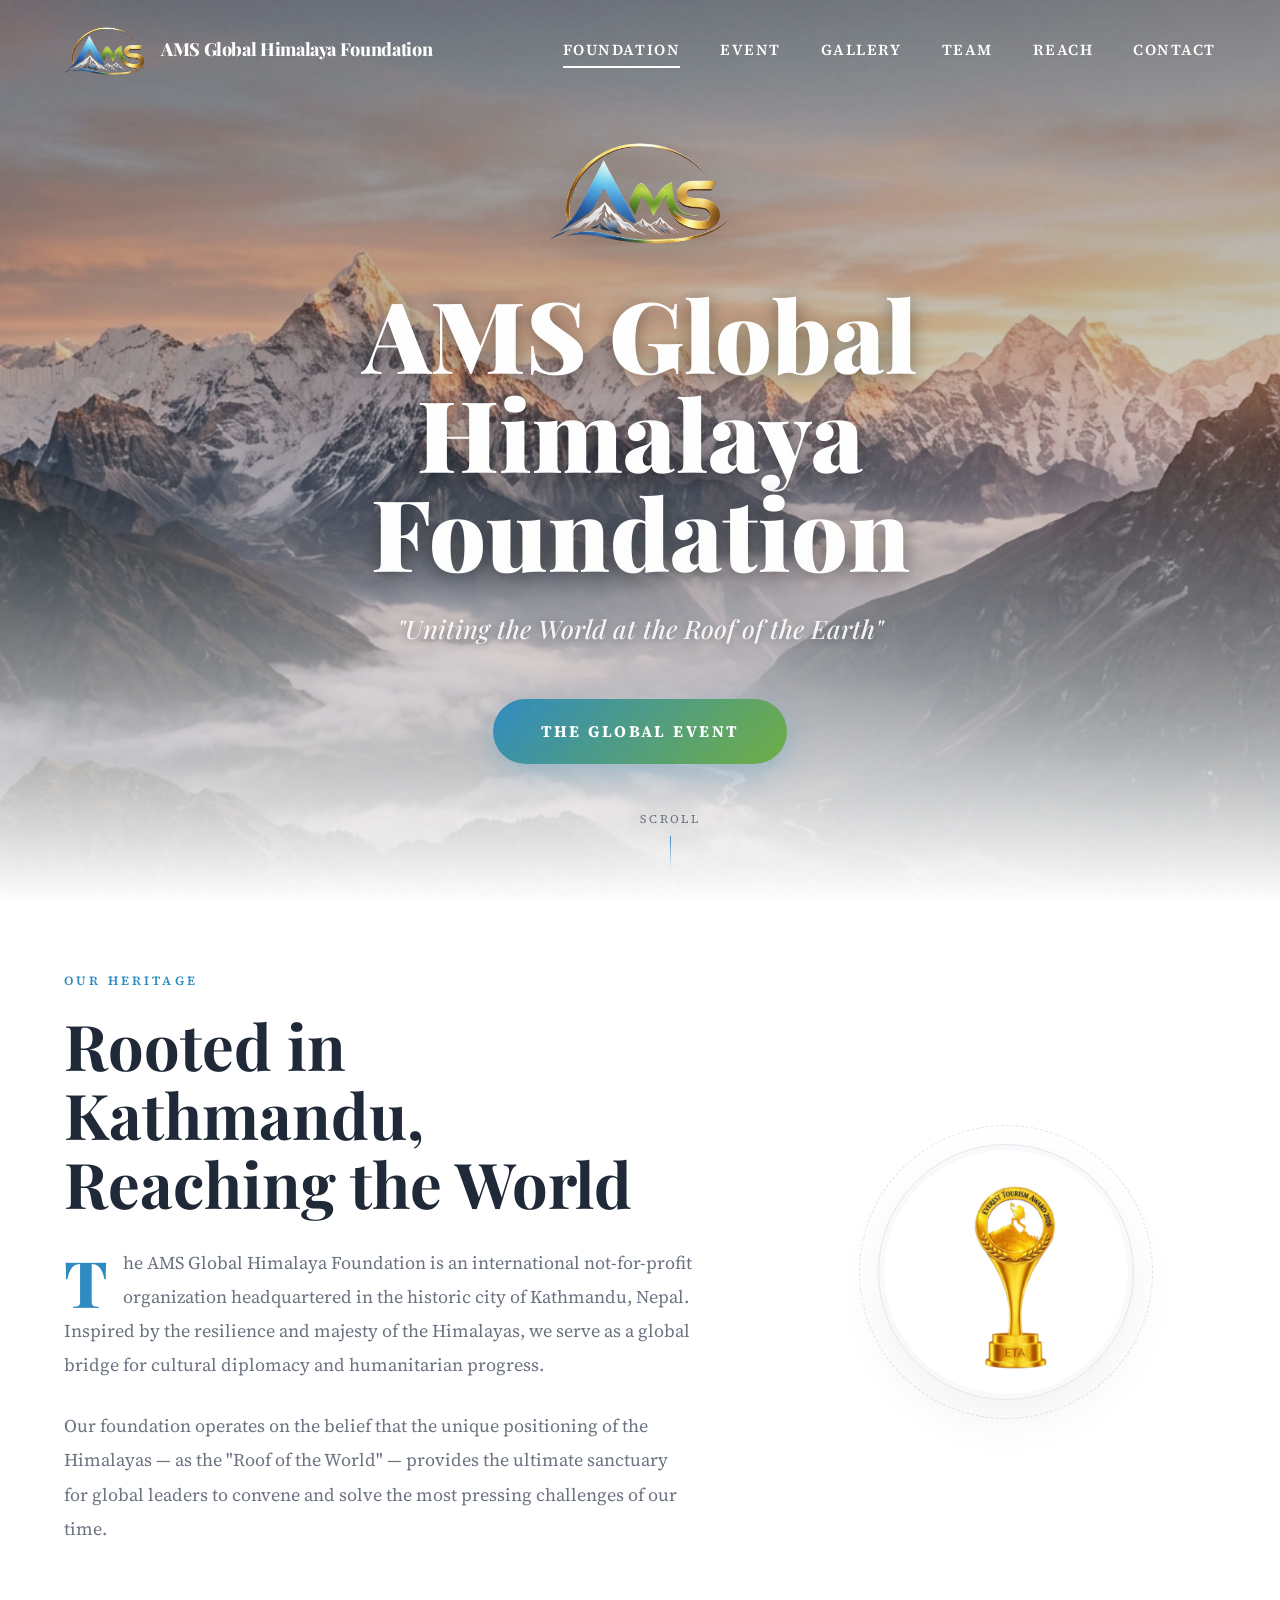
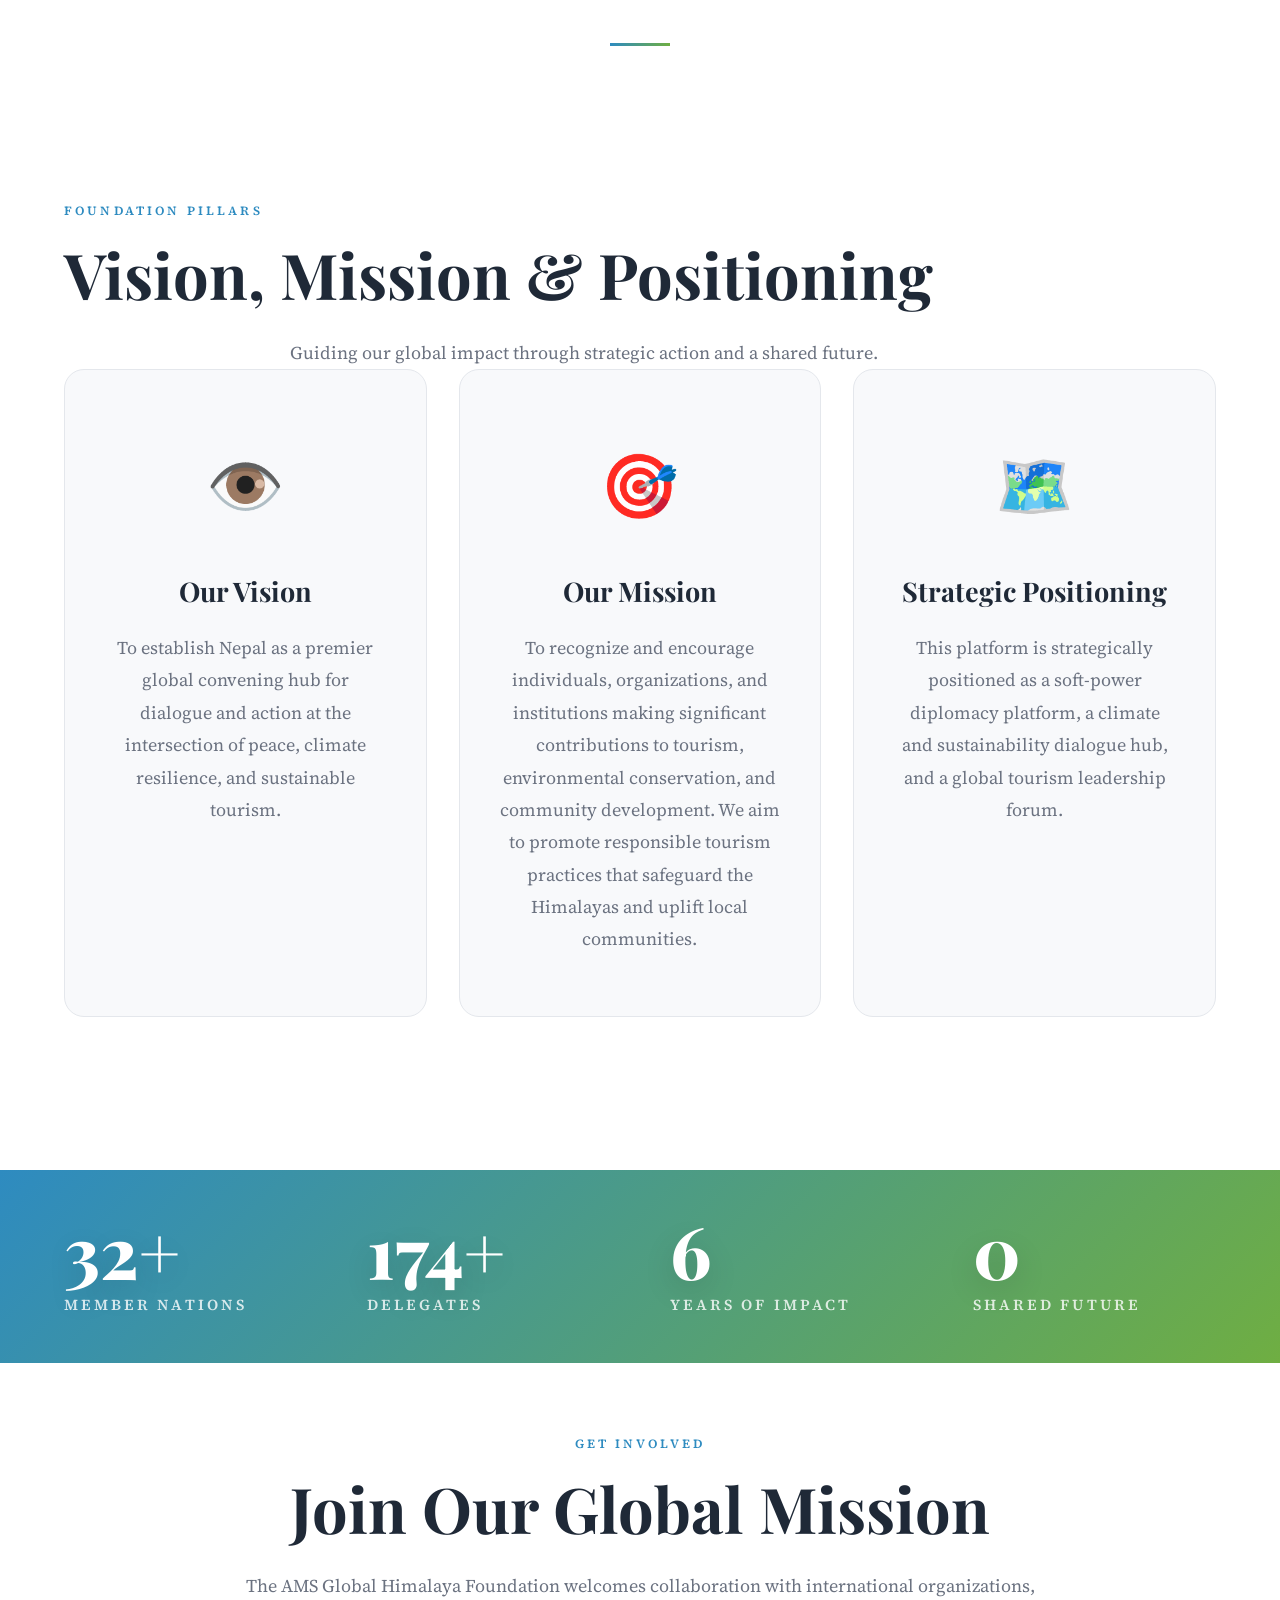
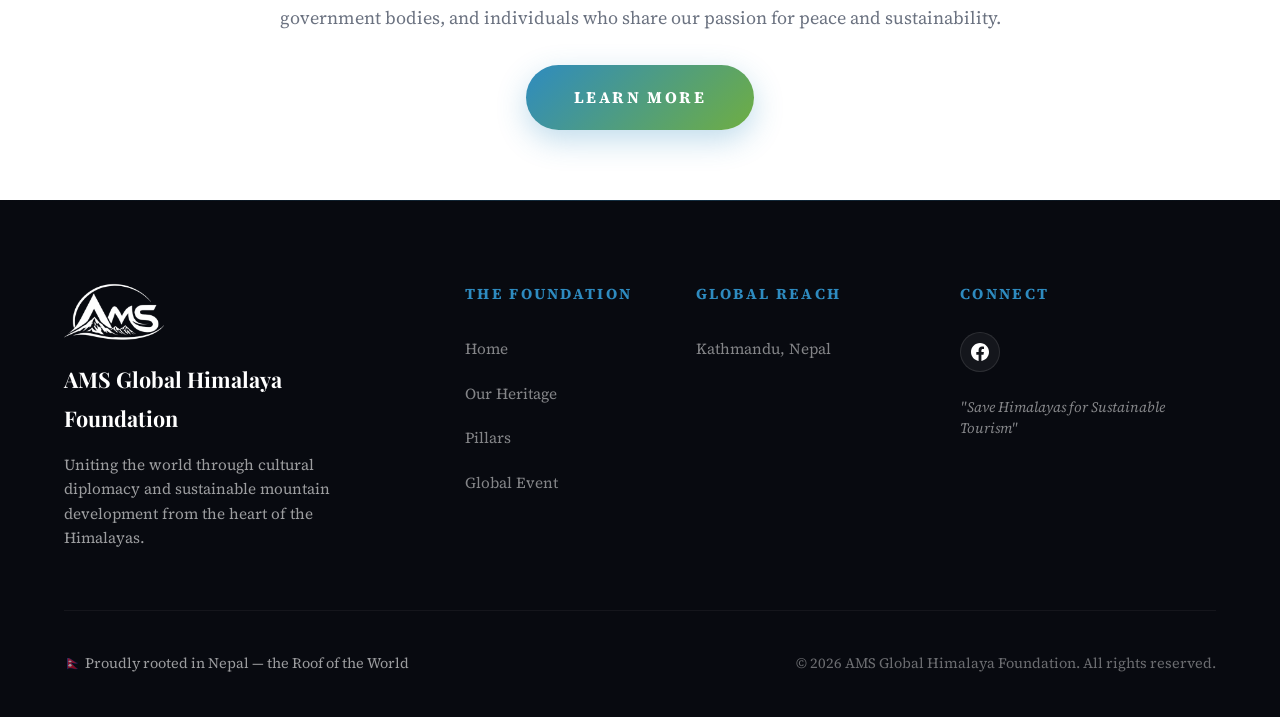
<file: index.html>
<!DOCTYPE html>
<html lang="en">

<head>
  <meta charset="UTF-8">
  <meta name="viewport" content="width=device-width, initial-scale=1.0">
  <title>AMS Global Himalaya Foundation — Official Website</title>
  <meta name="description"
    content="AMS Global Himalaya Foundation — a prestigious international not-for-profit headquartered in Nepal, dedicated to global peace dialogue and cross-cultural collaboration.">
  <link rel="stylesheet" href="styles.css">
</head>

<body>

  <div class="grain"></div>
  <nav class="nav" id="nav">
    <div class="container">
      <div class="nav-logo"><img src="images/logo.png" alt="AMS Global Himalaya Foundation"><span
          class="nav-logo-text">AMS Global Himalaya Foundation</span></div>
      <ul class="nav-links" id="nav-links">
        <li><a href="index.html" class="active">Foundation</a></li>
        <li><a href="event.html">Event</a></li>
        <li><a href="gallery.html">Gallery</a></li>
        <li><a href="team.html">Team</a></li>
        <li><a href="#stats">Reach</a></li>
        <li><a href="#contact">Contact</a></li>
      </ul>
      <button class="nav-toggle" id="nav-toggle" aria-label="Menu"><span></span><span></span><span></span></button>
    </div>
  </nav>

  <section class="hero" id="hero">
    <div class="hero-content">
      <img src="images/logo.png" alt="AMS Global Himalaya Foundation" class="hero-logo">
      <h1>AMS Global Himalaya Foundation</h1>
      <p class="tagline">"Uniting the World at the Roof of the Earth"</p>
      <div class="hero-btns">
        <a href="event.html" class="hero-cta secondary">The Global Event</a>
      </div>
    </div>
    <div class="hero-scroll"><span>Scroll</span>
      <div class="scroll-line"></div>
    </div>
  </section>

  <section class="about" id="heritage">
    <div class="container">
      <div class="about-grid">
        <div class="about-text reveal">
          <div class="section-label">Our Heritage</div>
          <h2 class="section-title">Rooted in Kathmandu, Reaching the World</h2>
          <p>The AMS Global Himalaya Foundation is an international not-for-profit organization headquartered in the
            historic city of Kathmandu, Nepal. Inspired by the resilience and majesty of the Himalayas, we serve as a
            global bridge for cultural diplomacy and humanitarian progress.</p>
          <p>Our foundation operates on the belief that the unique positioning of the Himalayas — as the "Roof of the
            World" — provides the ultimate sanctuary for global leaders to convene and solve the most pressing
            challenges of our time.</p>
        </div>
       <div class="about-visual reveal reveal-delay-2">
          <div class="about-emblem">
            <div class="emblem-inner">
              <div class="mountain-icon"><img src="images/everest-tourism-award-2026.png" alt="Everest Award 2026"></div>
            </div>
          </div>
        </div>
      </div>
    </div>
  </section>

  <div class="container">
    <div class="divider"></div>
  </div>

  <section class="mission" id="initiatives">
    <div class="container">
      <div class="mission-header reveal">
        <div class="section-label">Foundation Pillars</div>
        <h2 class="section-title">Vision, Mission & Positioning</h2>
        <p class="section-subtitle" style="margin:0 auto">Guiding our global impact through strategic action and a
          shared future.</p>
      </div>
      <div class="mission-grid">
        <div class="mission-card reveal">
          <span class="mission-icon">👁️</span>
          <h3>Our Vision</h3>
          <p>To establish Nepal as a premier global convening hub for dialogue and action at the intersection of peace,
            climate resilience, and sustainable tourism.</p>
        </div>
        <div class="mission-card reveal reveal-delay-1">
          <span class="mission-icon">🎯</span>
          <h3>Our Mission</h3>
          <p>To recognize and encourage individuals, organizations, and institutions making significant contributions to
            tourism, environmental conservation, and community development. We aim to promote responsible tourism
            practices that safeguard the Himalayas and uplift local communities.</p>
        </div>
        <div class="mission-card reveal reveal-delay-2">
          <span class="mission-icon">🗺️</span>
          <h3>Strategic Positioning</h3>
          <p>This platform is strategically positioned as a soft-power diplomacy platform, a climate and sustainability
            dialogue hub, and a global tourism leadership forum.</p>
        </div>
      </div>
    </div>
  </section>

  <section class="stats" id="stats">
    <div class="container">
      <div class="stats-grid">
        <div class="stat-item reveal">
          <div class="stat-number" data-count="55+" data-suffix="+">0</div>
          <div class="stat-label">Member Nations</div>
        </div>
        <div class="stat-item reveal reveal-delay-1">
          <div class="stat-number" data-count="300+" data-suffix="+">0</div>
          <div class="stat-label">Delegates</div>
        </div>
        <div class="stat-item reveal reveal-delay-2">
          <div class="stat-number" data-count="12" data-suffix="">0</div>
          <div class="stat-label">Years of Impact</div>
        </div>
        <div class="stat-item reveal reveal-delay-3">
          <div class="stat-number" data-count="1" data-suffix="">0</div>
          <div class="stat-label">Shared Future</div>
        </div>
      </div>
    </div>
  </section>

  <section class="about" id="contact">
    <div class="container" style="text-align: center; max-width: 800px; margin: 0 auto;">
      <div class="reveal">
        <div class="section-label">Get Involved</div>
        <h2 class="section-title">Join Our Global Mission</h2>
        <p>The AMS Global Himalaya Foundation welcomes collaboration with international organizations, government
          bodies, and individuals who share our passion for peace and sustainability.</p>
        <a href="#initiatives" class="hero-cta" style="margin-top: 30px;">Learn More</a>
      </div>
    </div>
  </section>

  <footer class="footer">
    <div class="container">
      <div class="footer-grid">
        <div class="footer-brand">
          <img src="images/logo.png" alt="AMS" class="footer-logo-img">
          <div class="footer-name">AMS Global Himalaya Foundation</div>
          <p class="footer-about">Uniting the world through cultural diplomacy and sustainable mountain development from
            the heart of the Himalayas.</p>
        </div>
        <div class="footer-links">
          <h4>The Foundation</h4>
          <ul>
            <li><a href="#hero">Home</a></li>
            <li><a href="#heritage">Our Heritage</a></li>
            <li><a href="#initiatives">Pillars</a></li>
            <li><a href="event.html">Global Event</a></li>
          </ul>
        </div>
        <div class="footer-links">
          <h4>Global Reach</h4>
          <ul>
            <li><a href="#">Kathmandu, Nepal</a></li>
          </ul>
        </div>
        <div class="footer-contact">
          <h4>Connect</h4>
          <div class="footer-social">
            <a href="https://www.facebook.com/profile.php?id=100089523623571" aria-label="Facebook"><svg width="18"
                height="18" viewBox="0 0 24 24" fill="currentColor">
                <path
                  d="M24 12.073c0-6.627-5.373-12-12-12s-12 5.373-12 12c0 5.99 4.388 10.954 10.125 11.854v-8.385H7.078v-3.47h3.047V9.43c0-3.007 1.792-4.669 4.533-4.669 1.312 0 2.686.235 2.686.235v2.953H15.83c-1.491 0-1.956.925-1.956 1.874v2.25h3.328l-.532 3.47h-2.796v8.385C19.612 23.027 24 18.062 24 12.073z" />
              </svg></a>

          </div>
          <p class="footer-tagline">"Save Himalayas for Sustainable Tourism"</p>
        </div>
      </div>
      <div class="footer-bottom-bar">
        <div class="footer-nepal">🇳🇵 Proudly rooted in Nepal — the Roof of the World</div>
        <div class="footer-copyright">&copy; 2026 AMS Global Himalaya Foundation. All rights reserved.</div>
      </div>
    </div>
  </footer>

  <script src="script.js"></script>
</body>

</html>
</file>
<file: styles.css>
/* ============================================
   AMS Global Himalaya Foundation — Minimal White
   Theme: Blue mountain, green, gold from logo
   ============================================ */

@import url('https://fonts.googleapis.com/css2?family=Playfair+Display:ital,wght@0,400;0,500;0,600;0,700;0,800;1,400&family=Source+Serif+4:ital,opsz,wght@0,8..60,300;0,8..60,400;0,8..60,500;0,8..60,600;1,8..60,400&display=swap');

:root {
  --white:        #ffffff;
  --off-white:    #f8f9fb;
  --snow:         #f0f2f5;
  --fog:          #e4e7ec;
  --slate:        #6b7280;
  --charcoal:     #1f2937;
  --black:        #111827;

  --blue:         #2e8bc0;
  --blue-light:   #e8f4fc;
  --blue-pale:    #f0f8ff;
  --green:        #6fae42;
  --green-light:  #f0f8ec;
  --gold:         #c9a44a;
  --gold-light:   #faf6eb;

  --font-display: 'Playfair Display', Georgia, serif;
  --font-body:    'Source Serif 4', 'Palatino', serif;

  --section-pad: clamp(80px, 12vw, 160px);
  --content-max: 1280px;
  --ease: cubic-bezier(0.22, 1, 0.36, 1);
  --glass: rgba(255, 255, 255, 0.7);
  --glass-border: rgba(255, 255, 255, 0.3);
}

*, *::before, *::after { box-sizing: border-box; margin: 0; padding: 0; }

html {
  scroll-behavior: smooth;
  font-size: clamp(14px, 1vw + 10px, 18px);
  -webkit-font-smoothing: antialiased;
}

body {
  font-family: var(--font-body);
  font-weight: 400;
  line-height: 1.8;
  color: var(--slate);
  background: var(--white);
  overflow-x: hidden;
}

/* Grain Overlay */
.grain {
  position: fixed;
  top: 0;
  left: 0;
  width: 100%;
  height: 100%;
  pointer-events: none;
  z-index: 9999;
  opacity: 0.04;
  background-image: url("data:image/svg+xml,%3Csvg viewBox='0 0 200 200' xmlns='http://www.w3.org/2000/svg'%3E%3Cfilter id='noiseFilter'%3E%3CfeTurbulence type='fractalNoise' baseFrequency='0.65' numOctaves='3' stitchTiles='stitch'/%3E%3C/filter%3E%3Crect width='100%25' height='100%25' filter='url(%23noiseFilter)'/%3E%3C/svg%3E");
}

img { max-width: 100%; display: block; }
a { color: var(--blue); text-decoration: none; transition: color 0.3s; }
a:hover { color: var(--green); }

.container {
  width: 90%;
  max-width: var(--content-max);
  margin: 0 auto;
}

/* ---------- Reveal ---------- */
.reveal {
  opacity: 0;
  transform: translateY(40px);
  transition: opacity 0.8s var(--ease), transform 0.8s var(--ease);
}
.reveal.visible { opacity: 1; transform: translateY(0); }
.reveal-delay-1 { transition-delay: 0.15s; }
.reveal-delay-2 { transition-delay: 0.3s; }
.reveal-delay-3 { transition-delay: 0.45s; }

/* ---------- Section styling ---------- */
.section-label {
  font-family: var(--font-body);
  font-size: clamp(0.7rem, 0.8vw, 0.9rem);
  font-weight: 600;
  letter-spacing: 0.25em;
  text-transform: uppercase;
  color: var(--blue);
  margin-bottom: 1rem;
}
.section-title {
  font-family: var(--font-display);
  font-size: clamp(2rem, 5vw, 3.5rem);
  font-weight: 700;
  color: var(--charcoal);
  line-height: 1.1;
  margin-bottom: 1.5rem;
}
.section-subtitle {
  font-size: clamp(1rem, 1.2vw, 1.2rem);
  color: var(--slate);
  max-width: 700px;
  line-height: 1.8;
}
.divider {
  width: 60px;
  height: 3px;
  background: linear-gradient(90deg, var(--blue), var(--green));
  margin: 0 auto;
}

/* ============================================
   NAVIGATION
   ============================================ */
.nav {
  position: fixed;
  top: 0;
  left: 0;
  width: 100%;
  z-index: 1000;
  padding: 24px 0;
  background: rgba(255, 255, 255, 0);
  transition: all 0.5s var(--ease);
}
.nav.scrolled {
  background: var(--glass);
  backdrop-filter: blur(15px);
  -webkit-backdrop-filter: blur(15px);
  box-shadow: 0 4px 30px rgba(0, 0, 0, 0.05);
  border-bottom: 1px solid var(--glass-border);
  padding: 12px 0;
}
.nav.scrolled .nav-logo-text,
.nav.scrolled .nav-links a {
  color: var(--charcoal);
}
.nav.scrolled .nav-toggle span {
  background: var(--charcoal);
}
.nav.scrolled .nav-links a.active {
  color: var(--blue);
}
.nav.scrolled .nav-links a::after {
  background: var(--blue);
}
.nav .container {
  display: flex;
  justify-content: space-between;
  align-items: center;
}
.nav-logo {
  display: flex;
  align-items: center;
  gap: 12px;
}
.nav-logo img {
  height: clamp(40px, 4vw, 52px);
  width: auto;
}
.nav-logo-text {
  font-family: var(--font-display);
  font-size: clamp(1rem, 1.2vw, 1.3rem);
  font-weight: 800;
  color: #ffffff; /* White by default */
  letter-spacing: -0.02em;
  transition: color 0.3s var(--ease);
}
.nav-links {
  display: flex;
  list-style: none;
  gap: 40px;
}
.nav-links a {
  font-family: var(--font-body);
  font-size: 0.85rem;
  font-weight: 600;
  color: #ffffff; /* White by default */
  letter-spacing: 0.1em;
  text-transform: uppercase;
  position: relative;
  padding: 8px 0;
  transition: all 0.3s var(--ease);
}
.nav-links a::after {
  content: '';
  position: absolute;
  bottom: 0;
  left: 0;
  width: 0;
  height: 2px;
  background: #ffffff; /* White underline by default */
  transition: width 0.4s var(--ease);
}
.nav-links a:hover::after,
.nav-links a.active::after {
  width: 100%;
}
.nav-links a.active {
  color: #ffffff;
}
.nav-links a:hover {
  color: rgba(255, 255, 255, 0.8);
}

.nav-toggle {
  display: none;
  flex-direction: column;
  gap: 6px;
  cursor: pointer;
  background: none;
  border: none;
  padding: 8px;
}
.nav-toggle span {
  width: 28px;
  height: 2px;
  background: #ffffff; /* White by default */
  transition: 0.3s;
}

/* ============================================
   HERO — Liquid & Immersive
   ============================================ */
.hero {
  min-height: 100vh;
  display: flex;
  align-items: center;
  justify-content: center;
  text-align: center;
  position: relative;
  background: #0a0a0a;
  overflow: hidden;
}
/* Immersive Background */
.hero::before {
  content: '';
  position: absolute;
  inset: 0;
  background: url('images/hero-bg.png') no-repeat center center;
  background-size: cover;
  opacity: 0.85;
  z-index: 0;
  transform: scale(1.1);
  animation: heroZoom 20s infinite alternate ease-in-out;
}
.hero::after {
  content: '';
  position: absolute;
  inset: 0;
  background: linear-gradient(to bottom, rgba(0,0,0,0.3) 0%, rgba(255,255,255,0) 50%, var(--white) 100%);
  z-index: 1;
}

.hero-content {
  position: relative;
  z-index: 10;
  max-width: 900px;
  padding: 0 5%;
}
.hero-logo {
  width: clamp(120px, 15vw, 180px);
  margin: 0 auto 40px;
  filter: drop-shadow(0 10px 20px rgba(0,0,0,0.2));
  opacity: 0;
  animation: fadeUp 1s 0.2s var(--ease) forwards;
}
.hero-content h1 {
  font-family: var(--font-display);
  font-size: clamp(2.5rem, 8vw, 5.5rem);
  font-weight: 900;
  color: var(--white);
  text-shadow: 0 4px 20px rgba(0,0,0,0.4);
  line-height: 1;
  margin-bottom: 24px;
  opacity: 0;
  animation: fadeUp 1s 0.4s var(--ease) forwards;
}
.hero-content .tagline {
  font-family: var(--font-display);
  font-size: clamp(1.1rem, 2vw, 1.8rem);
  font-weight: 500;
  font-style: italic;
  color: rgba(255,255,255,0.9);
  text-shadow: 0 2px 10px rgba(0,0,0,0.3);
  margin-bottom: 48px;
  opacity: 0;
  animation: fadeUp 1s 0.6s var(--ease) forwards;
}
.hero-cta {
  display: inline-flex;
  align-items: center;
  gap: 12px;
  padding: 18px 48px;
  font-family: var(--font-body);
  font-size: 0.9rem;
  font-weight: 700;
  letter-spacing: 0.15em;
  text-transform: uppercase;
  color: var(--white);
  background: linear-gradient(135deg, var(--blue), var(--green));
  border: none;
  border-radius: 60px;
  cursor: pointer;
  box-shadow: 0 10px 30px rgba(46,139,192,0.3);
  transition: all 0.4s var(--ease);
  opacity: 0;
  animation: fadeUp 1s 0.8s var(--ease) forwards;
}
.hero-cta:hover {
  transform: translateY(-5px) scale(1.02);
  box-shadow: 0 15px 40px rgba(46,139,192,0.4);
  color: var(--white);
}
.hero-cta svg { width: 14px; height: 14px; }

.hero-scroll {
  position: absolute;
  bottom: 32px;
  left: 50%;
  transform: translateX(-50%);
  z-index: 2;
  display: flex;
  flex-direction: column;
  align-items: center;
  gap: 6px;
  opacity: 0;
  animation: fadeUp 0.8s 1.1s var(--ease) forwards;
}
.hero-scroll span {
  font-size: 0.65rem;
  letter-spacing: 0.2em;
  text-transform: uppercase;
  color: var(--slate);
}
.hero-scroll .scroll-line {
  width: 1px;
  height: 32px;
  background: linear-gradient(to bottom, var(--blue), transparent);
  animation: scrollPulse 2s ease-in-out infinite;
}

/* ============================================
   ABOUT
   ============================================ */
.about {
  margin-bottom: 70px;
margin-top: 70px;
 /*  padding: var(--section-pad) 0; */
  background: var(--white);
  position: relative;
}
.about-grid {
  display: grid;
  grid-template-columns: 1.2fr 0.8fr;
  gap: clamp(40px, 8vw, 100px);
  align-items: center;
}
.about-text p {
  font-size: clamp(1rem, 1.1vw, 1.15rem);
  line-height: 1.9;
  color: var(--slate);
  margin-bottom: 1.5rem;
}
.about-text p:first-of-type::first-letter {
  font-family: var(--font-display);
  font-size: clamp(3rem, 5vw, 4.5rem);
  font-weight: 800;
  float: left;
  line-height: 0.8;
  margin-right: 15px;
  margin-top: 10px;
  color: var(--blue);
}
.about-visual {
  display: flex;
  justify-content: center;
  align-items: center;
}
.about-emblem {
  width: clamp(240px, 20vw, 320px);
  height: clamp(240px, 20vw, 320px);
  border-radius: 50%;
  border: 1px solid var(--fog);
  display: flex;
  align-items: center;
  justify-content: center;
  position: relative;
  background: var(--off-white);
  box-shadow: 0 20px 50px rgba(0,0,0,0.05);
}
.about-emblem::before {
  content: '';
  position: absolute;
  inset: -20px;
  border-radius: 50%;
  border: 1px dashed var(--blue);
  opacity: 0.2;
  animation: rotateRing 40s linear infinite;
}
.emblem-inner { 
  display: flex;
  flex-direction: column;
  align-items: center;
  justify-content: center;
  height: 100%;
  text-align: center; 
}
.emblem-inner .mountain-icon { 
  width: 100%;
  height: 100%;
  display: flex;
  align-items: center;
  justify-content: center;
  padding: 5px; /* Requested padding */
  margin-bottom: 0; 
}
.emblem-inner .mountain-icon img {
  max-width: 100%;
  max-height: 100%;
  object-fit: contain;
  border-radius: 50%; /* Ensures the image background fits the circle if any */
}
.emblem-inner .emblem-text {
  font-family: var(--font-display);
  font-size: 1rem;
  font-weight: 700;
  color: var(--charcoal);
  letter-spacing: 0.05em;
}
.emblem-inner .emblem-sub {
  font-size: 0.75rem;
  color: var(--slate);
  letter-spacing: 0.15em;
  text-transform: uppercase;
  margin-top: 6px;
}

/* ============================================
   DELEGATES
   ============================================ */
.delegates {
  padding: var(--section-pad) 0;
  background: var(--off-white);
}
.delegates-header {
  text-align: center;
  margin-bottom: clamp(60px, 8vw, 100px);
}
.delegate-category { margin-bottom: 64px; }
.category-title {
  font-family: var(--font-display);
  font-size: clamp(1.2rem, 1.5vw, 1.5rem);
  font-weight: 700;
  color: var(--charcoal);
  margin-bottom: 32px;
  padding-bottom: 12px;
  border-bottom: 2px solid var(--fog);
  display: flex;
  align-items: center;
  gap: 12px;
}

.delegate-grid {
  display: grid;
  grid-template-columns: repeat(3, 1fr);
  gap: 20px;
}
.delegate-card {
  background: var(--white);
  border: none;
  border-radius: 12px;
  padding: 0;
  display: flex;
  overflow: visible;
  box-shadow: 0 8px 25px rgba(0,0,0,0.05);
  transition: all 0.4s var(--ease);
  min-height: 180px;
  position: relative;
}
.delegate-card:hover {
  transform: translateY(-5px);
  box-shadow: 0 15px 35px rgba(0,0,0,0.1);
}

.delegate-photo-side {
  width: 50%;
  background: var(--blue-pale);
  position: relative;
  overflow: hidden;
  display: flex;
  align-items: center;
  justify-content: center;
  border-top-left-radius: 12px;
  border-bottom-left-radius: 12px;
}
.delegate-photo-side img {
  width: 100%;
  height: 100%;
  object-fit: cover;
  position: absolute;
  top: 0;
  left: 0;
}
.delegate-photo-side::before {
  content: '';
  position: absolute;
  inset: 0;
  background: linear-gradient(135deg, var(--blue-light), var(--blue));
  opacity: 0.1;
}
.photo-placeholder {
  font-family: var(--font-display);
  font-size: 1.8rem;
  font-weight: 800;
  color: var(--blue);
  opacity: 0.4;
}
.flag-badge-new {
  position: absolute;
  top: -14px;
  right: -14px;
  background: var(--white);
  width: 28px;
  height: 28px;
  border-radius: 50%;
  display: flex;
  align-items: center;
  justify-content: center;
  font-size: 1.1rem;
  box-shadow: 0 4px 10px rgba(0,0,0,0.1);
  z-index: 10;
  border: none;
}

.delegate-info-side {
  width: 50%;
  padding: 20px;
  display: flex;
  flex-direction: column;
  justify-content: center;
  border-top-right-radius: 12px;
  border-bottom-right-radius: 12px;
}
.delegate-name {
  font-family: var(--font-display);
  font-size: 1.1rem;
  font-weight: 800;
  color: var(--charcoal);
  margin-bottom: 2px;
  line-height: 1.2;
}
.delegate-role {
  font-size: 0.8rem;
  font-weight: 600;
  color: var(--blue);
  margin-bottom: 12px;
}
.delegate-meta {
  display: flex;
  flex-direction: column;
  gap: 4px;
  margin-bottom: 12px;
}
.meta-item {
  display: flex;
  align-items: center;
  gap: 6px;
  font-size: 0.75rem;
  color: var(--slate);
}
.meta-item .icon { font-size: 0.85rem; color: var(--blue); opacity: 0.7; }

.delegate-divider-line {
  height: 1px;
  background: var(--fog);
  margin-bottom: 12px;
}
.delegate-bio-snippet {
  font-size: 0.75rem;
  line-height: 1.4;
  color: var(--slate);
  font-style: italic;
  display: -webkit-box;
  -webkit-line-clamp: 2;
  -webkit-box-orient: vertical;
  overflow: hidden;
}

/* ============================================
   STATS
   ============================================ */
.stats {
  padding: 44px 0;
  background: linear-gradient(135deg, var(--blue), var(--green));
  color: var(--white);
  text-align: center;
}
.stats-section-label {
  font-family: var(--font-body);
  font-size: 1rem;
  color: rgba(255, 255, 255, 0.9);
  margin-bottom: 20px;
  text-align: left;
}
.stats-grid {
  display: grid;
  grid-template-columns: repeat(4, 1fr);
  gap: 60px;
  text-align: left;
}
.stat-number {
  font-family: var(--font-display);
  font-size: 4rem;
  font-weight: 800;
  line-height: 1;
  color: #ffffff;
  margin-bottom: 5px;
  text-shadow: 0 10px 30px rgba(0, 0, 0, 0.15);
}
.stat-label {
  font-family: var(--font-body);
  font-size: 0.85rem;
  color: #ffffff;
  text-transform: uppercase;
  letter-spacing: 0.2em;
  font-weight: 600;
  opacity: 0.8;
}

/* ============================================
   MISSION
   ============================================ */
.mission {
  padding: var(--section-pad) 0;
  background: var(--white);
}
.mission-grid {
  display: grid;
  grid-template-columns: repeat(3, 1fr);
  gap: 32px;
}
.mission-card {
  text-align: center;
  padding: 60px 40px;
  border: 1px solid var(--fog);
  border-radius: 20px;
  background: var(--off-white);
  transition: all 0.5s var(--ease);
}
.mission-card:hover {
  transform: translateY(-12px);
  background: var(--white);
  box-shadow: 0 30px 60px rgba(0,0,0,0.1);
  border-color: var(--blue);
}
.mission-icon { font-size: 3.5rem; margin-bottom: 24px; display: block; }
.mission-card h3 {
  font-family: var(--font-display);
  font-size: 1.5rem;
  font-weight: 700;
  color: var(--charcoal);
  margin-bottom: 16px;
}

/* ============================================
   KEYFRAMES
   ============================================ */
@keyframes fadeUp {
  from { opacity: 0; transform: translateY(30px); }
  to   { opacity: 1; transform: translateY(0); }
}
@keyframes heroZoom {
  from { transform: scale(1); }
  to   { transform: scale(1.15); }
}
@keyframes rotateRing {
  from { transform: rotate(0deg); }
  to   { transform: rotate(360deg); }
}

/* ============================================
   RESPONSIVE
   ============================================ */
@media (max-width: 1200px) {
  .delegate-grid { grid-template-columns: repeat(2, 1fr); }
}
@media (max-width: 1024px) {
  .nav-links { 
    display: flex;
    flex-direction: column;
    position: fixed;
    top: 0;
    right: -100%;
    width: 80%;
    height: 100vh;
    background: var(--glass);
    backdrop-filter: blur(25px);
    -webkit-backdrop-filter: blur(25px);
    padding: 100px 40px;
    gap: 30px;
    transition: right 0.5s cubic-bezier(0.77,0,0.175,1);
    z-index: 999;
    box-shadow: -10px 0 30px rgba(0,0,0,0.1);
  }
  .nav-links.active {
    right: 0;
  }
  .nav-links a {
    color: var(--charcoal) !important;
    font-size: 1.2rem;
  }
  .nav-toggle { display: flex; z-index: 1001; }
  .nav-toggle span { background: #fff; } /* Default white on hero */
  .nav.scrolled .nav-toggle span { background: var(--charcoal); }

  .about-grid { grid-template-columns: 1fr; gap: 60px; }
  .about-visual { order: -1; }
  .stats-grid { grid-template-columns: repeat(2, 1fr); }
  .mission-grid { grid-template-columns: 1fr; }
}

@media (max-width: 768px) {
  .delegate-grid { 
    display: flex;
    flex-wrap: nowrap;
    overflow-x: auto;
    scroll-snap-type: x mandatory;
    gap: 20px;
    padding: 10px 5% 30px;
    margin: 0 -5%; /* Bleed to edges */
    -webkit-overflow-scrolling: touch;
    scrollbar-width: none; /* Hide scrollbar for clean look */
  }
  .delegate-grid::-webkit-scrollbar { display: none; }
  
  .delegate-card {
    flex: 0 0 300px;
    scroll-snap-align: center;
    background: var(--white);
    border: 1px solid rgba(0,0,0,0.05);
  }
}

@media (max-width: 600px) {
  .nav { padding: 16px 0; }
  .hero { min-height: 60vh; } /* Reduced to roughly half view */
  .hero-content h1 { font-size: 2.8rem; }
  .stats-grid { grid-template-columns: 1fr; }
}

/* Countdown Timer Styles */
.countdown-section {
  padding: 44px 0; /* Reduced from 80px (approx 45% reduction) */
  margin-top: -60px;
  position: relative;
  z-index: 10;
  background: linear-gradient(135deg, rgb(46, 139, 192), rgb(111, 174, 66));
  background-image: linear-gradient(135deg, rgb(46, 139, 192), rgb(111, 174, 66));
  background-position: initial;
  background-size: cover;
  background-repeat: initial;
  background-attachment: initial;
  background-origin: initial;
  background-clip: initial;
  width: 100%;
}

.countdown-container {
  padding: 10px 40px; /* Reduced from 20px */
  text-align: center;
}

.countdown-label {
  font-family: var(--font-main);
  text-transform: uppercase;
  letter-spacing: 0.3em;
  font-size: 0.8rem; /* Slightly smaller for compactness */
  color: rgba(255, 255, 255, 0.9);
  margin-bottom: 20px; /* Reduced from 40px */
  font-weight: 700;
}

.countdown-grid {
  display: flex;
  justify-content: center;
  gap: 60px;
  flex-wrap: wrap;
}

.countdown-item {
  display: flex;
  flex-direction: column;
  align-items: center;
  min-width: 120px;
}

.countdown-item .num {
  font-family: var(--font-display);
  font-size: 4rem; /* Slightly reduced from 5rem for vertical space */
  font-weight: 800;
  line-height: 1;
  color: #ffffff;
  margin-bottom: 5px;
  text-shadow: 0 10px 30px rgba(0, 0, 0, 0.15);
}

.countdown-item .label {
  font-family: var(--font-main);
  font-size: 0.85rem;
  color: #fff;
  text-transform: uppercase;
  letter-spacing: 0.2em;
  font-weight: 600;
  opacity: 0.8;
}

@media (max-width: 768px) {
  .countdown-grid {
    gap: 30px;
  }
  .countdown-item .num {
    font-size: 3rem;
  }
  .countdown-item {
    min-width: 80px;
  }
}

/* Partners Section Styles */
.partners {
  padding: 100px 0;
  background: var(--white);
}

.partners-header {
  text-align: center;
  margin-bottom: 60px;
}

.partner-tier {
  margin-bottom: 80px;
  text-align: center;
}

.tier-label {
  font-family: var(--font-main);
  text-transform: uppercase;
  letter-spacing: 0.2em;
  font-size: 0.8rem;
  color: var(--blue);
  margin-bottom: 30px;
  font-weight: 700;
  opacity: 0.8;
}

.partner-grid {
  display: flex;
  justify-content: center;
  align-items: center;
  gap: 40px;
  flex-wrap: wrap;
}

.partner-card {
  background: #f8f9fa;
  border: 1px solid rgba(0,0,0,0.05);
  border-radius: 16px;
  display: flex;
  align-items: center;
  justify-content: center;
  transition: all 0.3s var(--ease);
  overflow: hidden;
}

.partner-card:hover {
  transform: translateY(-5px);
  box-shadow: 0 15px 30px rgba(0,0,0,0.05);
  border-color: var(--blue);
}

.partner-placeholder {
  color: rgba(0,0,0,0.2);
  font-family: var(--font-body);
  font-size: 0.8rem;
  font-weight: 600;
  text-transform: uppercase;
  letter-spacing: 0.05em;
  padding: 20px;
}

/* Hierarchical Sizing */
.title-partner {
  width: 380px;
  height: 180px;
  background: var(--white);
  border: 2px solid var(--blue);
  box-shadow: 0 20px 40px rgba(46,139,192,0.1);
}
.title-partner .partner-placeholder { font-size: 1.1rem; color: var(--blue); opacity: 0.6; }

.tier-2 .partner-card { width: 280px; height: 140px; }
.tier-3 .partner-card { width: 220px; height: 110px; }
.tier-4 .partner-card { width: 180px; height: 90px; }
.mini { width: 140px; height: 70px; }

.dual-tier {
  display: grid;
  grid-template-columns: 1fr 1fr;
  gap: 40px;
}

@media (max-width: 768px) {
  .title-partner { width: 100%; max-width: 320px; }
  .dual-tier { grid-template-columns: 1fr; }
  .partner-grid { gap: 20px; }
}

/* Distinct Dark Footer Styles */
.footer {
  background: #080a10;
  color: var(--white);
  padding: 80px 0 40px;
  position: relative;
  overflow: hidden;
}

.footer::before {
  content: '';
  position: absolute;
  top: 0;
  left: 0;
  width: 100%;
  height: 1px;
  background: linear-gradient(90deg, transparent, var(--blue), transparent);
  opacity: 0.3;
}

.footer-grid {
  display: grid;
  grid-template-columns: 2fr 1fr 1.2fr 1.5fr;
  gap: 60px;
  margin-bottom: 60px;
}

.footer-brand {
  max-width: 320px;
}

.footer-logo-img {
  height: 60px;
  width: auto;
  margin-bottom: 20px;
  filter: brightness(0) invert(1);
}

.footer-name {
  font-family: var(--font-display);
  font-size: 1.2rem;
  font-weight: 700;
  margin-bottom: 15px;
  color: var(--white);
}

.footer-about {
  font-size: 0.85rem;
  line-height: 1.6;
  opacity: 0.6;
  color: #fff;
}

.footer-links h4,
.footer-contact h4 {
  font-family: var(--font-main);
  text-transform: uppercase;
  letter-spacing: 0.15em;
  font-size: 0.85rem;
  margin-bottom: 25px;
  color: var(--blue);
}

.footer-links ul {
  list-style: none;
}

.footer-links ul li {
  margin-bottom: 12px;
}

.footer-links ul li a {
  color: rgba(255, 255, 255, 0.5);
  font-size: 0.85rem;
  transition: all 0.3s var(--ease);
}

.footer-links ul li a:hover {
  color: var(--white);
  padding-left: 5px;
}

.footer-social {
  display: flex;
  gap: 15px;
  margin-bottom: 25px;
}

.footer-social a {
  width: 40px;
  height: 40px;
  border-radius: 50%;
  background: rgba(255, 255, 255, 0.05);
  display: flex;
  align-items: center;
  justify-content: center;
  color: var(--white);
  transition: all 0.3s var(--ease);
  border: 1px solid rgba(255, 255, 255, 0.1);
}

.footer-social a:hover {
  background: var(--blue);
  transform: translateY(-3px);
  border-color: var(--blue);
}

.footer-tagline {
  font-size: 0.8rem;
  font-style: italic;
  opacity: 0.5;
  line-height: 1.4;
}

.footer-bottom-bar {
  padding-top: 40px;
  border-top: 1px solid rgba(255, 255, 255, 0.05);
  display: flex;
  justify-content: space-between;
  align-items: center;
  flex-wrap: wrap;
  gap: 20px;
}

.footer-nepal {
  font-size: 0.8rem;
  opacity: 0.6;
}

.footer-copyright {
  font-size: 0.8rem;
  opacity: 0.4;
}

@media (max-width: 1024px) {
  .footer-grid {
    grid-template-columns: 1fr 1fr;
    gap: 40px;
  }
}

@media (max-width: 600px) {
  .footer-grid {
    grid-template-columns: 1fr;
  }
  .footer-bottom-bar {
    flex-direction: column;
    text-align: center;
  }
}

/* Gallery Specific Styles */
.gallery-hero {
  min-height: 60vh; /* Increased for better text distribution */
  background: #080a10;
  display: flex;
  align-items: center;
  justify-content: center;
  padding-top: 80px; /* Room for nav */
}
.gallery-hero .hero-content h1 {
  font-size: clamp(2.2rem, 6vw, 4.5rem); /* Slightly more conservative for 60vh */
  line-height: 1.1;
  margin-bottom: 15px;
}
.gallery-hero::before {
  background: url('images/hero-gallery.jpg') no-repeat center center;
  background-size: cover;
  opacity: 0.6; /* Increased slightly for better depth with specific gallery image */
}

.gallery-section {
  padding: 100px 0;
  background: var(--white);
}
.gallery-section.bg-alt {
  background: var(--off-white);
}

.gallery-header {
  text-align: center;
  margin-bottom: 60px;
}

.media-grid {
  display: grid;
  grid-template-columns: repeat(auto-fill, minmax(350px, 1fr));
  gap: 30px;
}

.media-card {
  position: relative;
  border-radius: 20px;
  overflow: hidden;
  height: 300px;
  background: var(--fog);
  cursor: pointer;
  transition: all 0.5s var(--ease);
}

.gallery-img {
  width: 100%;
  height: 100%;
  object-fit: cover;
  transition: transform 0.8s var(--ease);
}

.media-card:hover .gallery-img {
  transform: scale(1.1);
}

.media-card.tall { grid-row: span 2; height: 630px; }
.media-card.wide { grid-column: span 2; }

.media-placeholder {
  width: 100%;
  height: 100%;
  display: flex;
  align-items: center;
  justify-content: center;
  background: linear-gradient(135deg, #f0f2f5, #e4e7ec);
  color: var(--slate);
  font-family: var(--font-main);
  font-weight: 600;
  font-size: 0.9rem;
  text-transform: uppercase;
  letter-spacing: 0.1em;
}

.media-info {
  position: absolute;
  bottom: 0;
  left: 0;
  width: 100%;
  padding: 30px;
  background: linear-gradient(to top, rgba(0,0,0,0.8), transparent);
  color: var(--white);
  transform: translateY(20px);
  opacity: 0;
  transition: all 0.4s var(--ease);
}

.media-card:hover .media-info {
  transform: translateY(0);
  opacity: 1;
}

.media-card:hover {
  transform: translateY(-10px);
  box-shadow: 0 30px 60px rgba(0,0,0,0.15);
}

.media-info h4 {
  font-family: var(--font-display);
  font-size: 1.2rem;
  margin-bottom: 5px;
}

.media-info span {
  font-size: 0.8rem;
  opacity: 0.7;
  letter-spacing: 0.1em;
  text-transform: uppercase;
}

/* Video Grid */
.video-grid {
  display: grid;
  grid-template-columns: repeat(2, 1fr);
  gap: 40px;
}

.video-card {
  background: var(--white);
  border-radius: 24px;
  overflow: hidden;
  box-shadow: 0 10px 30px rgba(0,0,0,0.05);
  transition: all 0.4s var(--ease);
}

.video-preview {
  position: relative;
  height: 300px;
  background: var(--black);
}

.play-btn {
  position: absolute;
  top: 50%;
  left: 50%;
  transform: translate(-50%, -50%);
  width: 70px;
  height: 70px;
  background: var(--blue);
  border-radius: 50%;
  z-index: 10;
  display: flex;
  align-items: center;
  justify-content: center;
  transition: all 0.3s var(--ease);
}

.play-btn::after {
  content: '';
  width: 0;
  height: 0;
  border-top: 10px solid transparent;
  border-bottom: 10px solid transparent;
  border-left: 18px solid white;
  margin-left: 5px;
}

.video-card:hover .play-btn {
  transform: translate(-50%, -50%) scale(1.1);
  box-shadow: 0 0 30px rgba(46,139,192,0.4);
}

.video-info {
  padding: 30px;
}

.video-info h4 {
  font-family: var(--font-display);
  font-size: 1.4rem;
  color: var(--charcoal);
  margin-bottom: 8px;
}

.video-info span {
  color: var(--blue);
  font-weight: 700;
  font-size: 0.85rem;
  text-transform: uppercase;
  letter-spacing: 0.1em;
}

/* ============================================
   ALBUM GALLERY STYLES
   ============================================ */
.album-section {
  padding: 80px 0;
  border-bottom: 1px solid rgba(0, 0, 0, 0.05);
}
.album-section:nth-child(even) {
  background-color: var(--off-white);
}
.album-header {
  margin-bottom: 40px;
}
.album-title {
  font-family: var(--font-display);
  font-size: 2.5rem;
  color: var(--blue);
  margin-bottom: 15px;
}
.album-meta {
  display: flex;
  flex-wrap: wrap;
  gap: 15px 30px;
  margin-bottom: 25px;
  font-family: var(--font-body);
  font-size: 0.95rem;
  color: var(--slate);
}
.album-meta-item {
  display: flex;
  align-items: center;
  gap: 8px;
}
.album-meta-icon {
  color: var(--green);
  font-size: 1.1rem;
}
.album-theme {
  font-weight: 700;
  color: var(--charcoal);
  margin-bottom: 20px;
  font-size: 1.1rem;
  border-left: 4px solid var(--green);
  padding-left: 15px;
}
.album-details {
  font-family: var(--font-body);
  font-size: 1rem;
  line-height: 1.8;
  color: var(--charcoal);
  margin-bottom: 40px;
}
.album-details h4 {
  font-family: var(--font-display);
  color: var(--blue);
  margin-top: 25px;
  margin-bottom: 10px;
  font-size: 1.2rem;
}
.album-details ul {
  margin-bottom: 20px;
  padding-left: 20px;
}
.album-details li {
  margin-bottom: 8px;
}
.album-photo-grid {
  display: grid;
  grid-template-columns: repeat(auto-fill, minmax(280px, 1fr));
  gap: 20px;
}
.album-photo {
  width: 100%;
  height: 250px;
  object-fit: cover;
  border-radius: 8px;
  transition: transform 0.4s var(--ease);
  box-shadow: 0 5px 15px rgba(0, 0, 0, 0.05);
}
.album-photo:hover {
  transform: scale(1.03);
  box-shadow: 0 10px 25px rgba(0, 0, 0, 0.1);
}

@media (max-width: 1024px) {
  .media-grid { grid-template-columns: repeat(2, 1fr); }
  .media-card.wide { grid-column: span 1; }
  .video-grid { grid-template-columns: 1fr; }
}

@media (max-width: 768px) {
  .media-grid { grid-template-columns: 1fr; }
  .media-card.tall { height: 300px; }
  
  .album-photo-grid {
    display: flex;
    flex-wrap: nowrap;
    overflow-x: auto;
    -webkit-overflow-scrolling: touch;
    scroll-snap-type: x mandatory;
    gap: 15px;
    padding-bottom: 15px;
  }
  
  .album-photo-grid::-webkit-scrollbar {
    height: 6px;
  }
  
  .album-photo-grid::-webkit-scrollbar-track {
    background: rgba(0, 0, 0, 0.05); 
    border-radius: 4px;
  }
  
  .album-photo-grid::-webkit-scrollbar-thumb {
    background: var(--blue, #2e8bc0); 
    border-radius: 4px;
  }
  
  .album-photo {
    flex: 0 0 85%;
    scroll-snap-align: start;
    height: 220px;
  }
}
</file>
